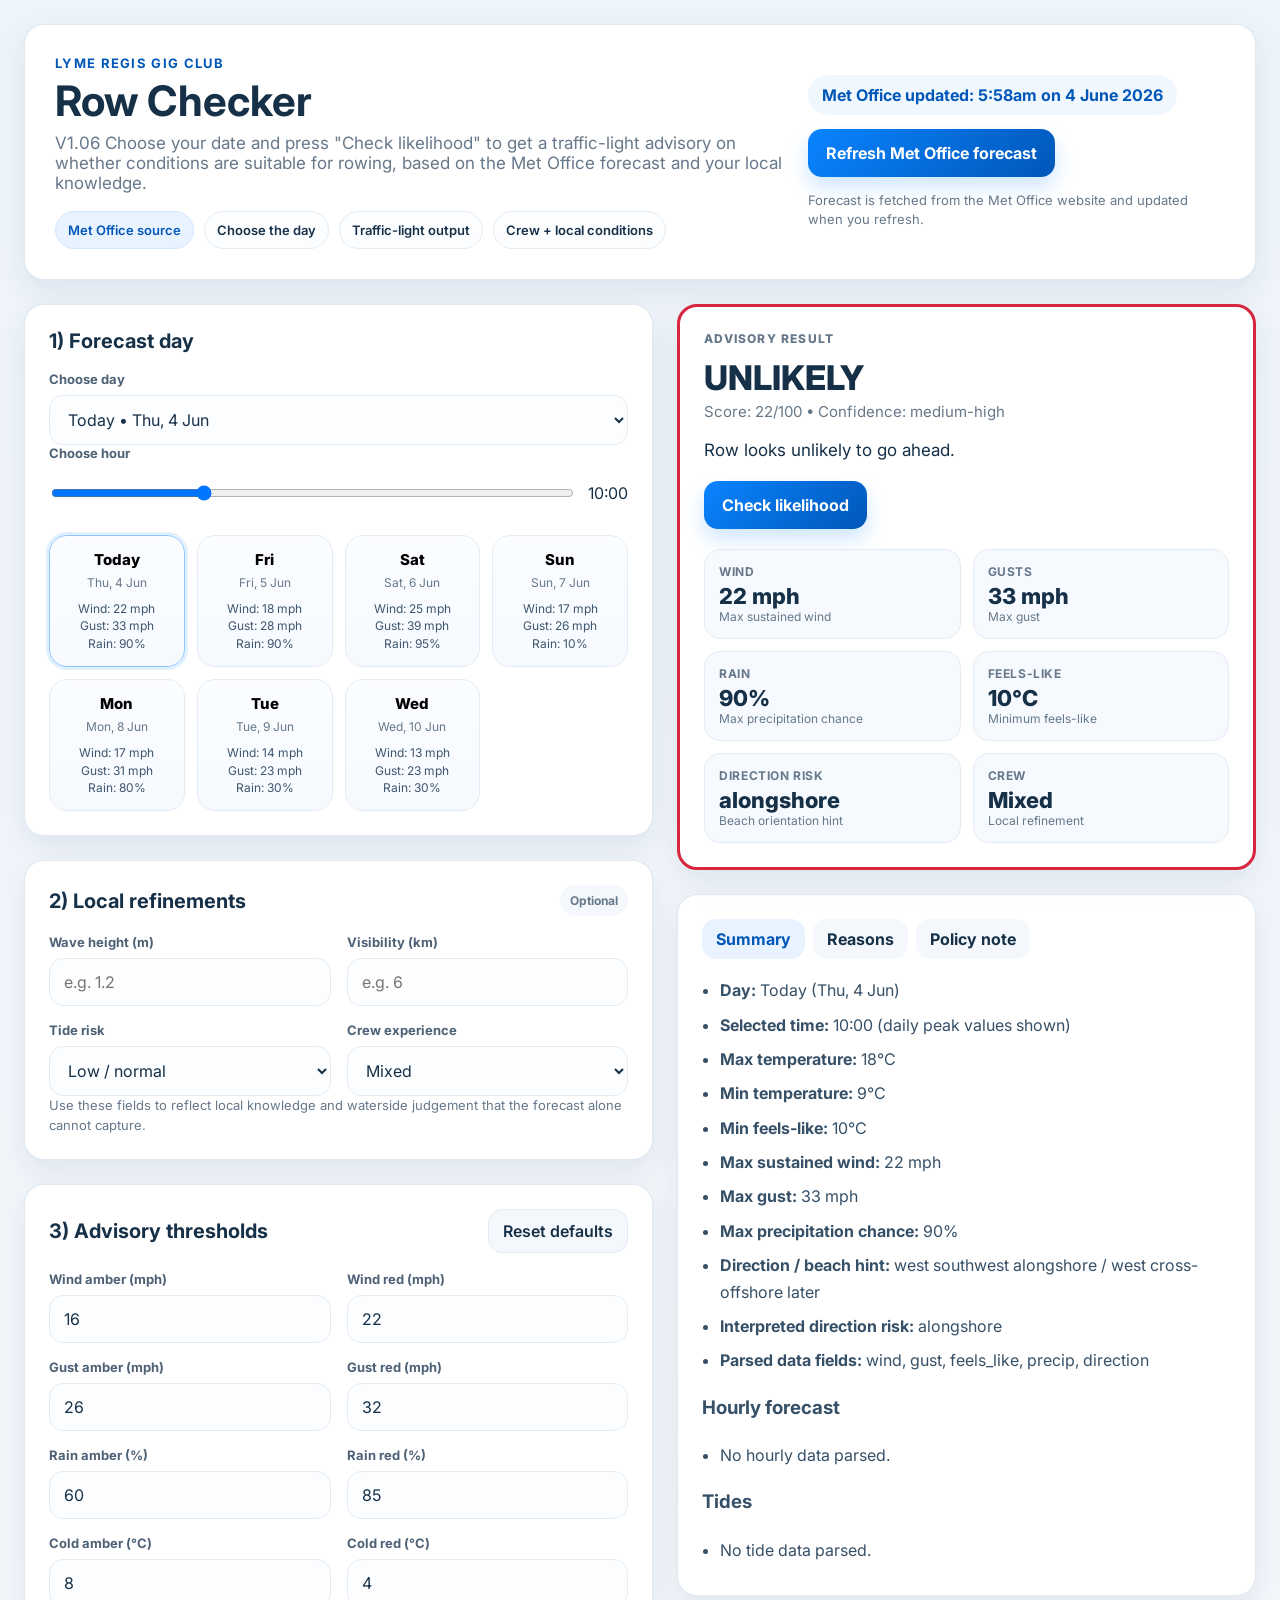
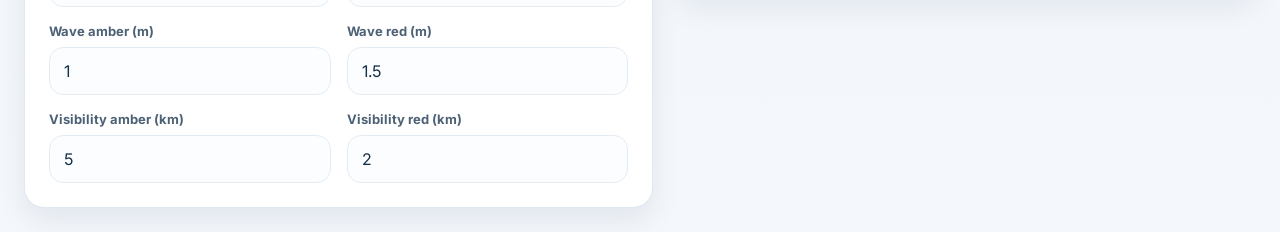
<file: index.html>
<!DOCTYPE html>
<html lang="en">
<head>
  <meta charset="UTF-8" />
  <meta name="viewport" content="width=device-width, initial-scale=1.0" />
  <title>Lyme Regis Row Checker</title>
  <link rel="preconnect" href="https://fonts.googleapis.com">
  <link rel="preconnect" href="https://fonts.gstatic.com" crossorigin>
  <link href="https://fonts.googleapis.com/css2?family=Inter:wght@400;500;600;700;800&display=swap" rel="stylesheet">
  <link rel="stylesheet" href="styles.css" />
</head>
<body>
  <div class="shell">
    <header class="hero card">
      <div>
        <div class="eyebrow">Lyme Regis Gig Club</div>
        <h1>Row Checker</h1>
        <p class="hero-copy">
          V1.06 Choose your date and press "Check likelihood" to get a traffic-light advisory on whether conditions are suitable for rowing, based on the Met Office forecast and your local knowledge.
        </p>
        <div class="hero-badges">
          <span class="badge badge-blue">Met Office source</span>
          <span class="badge">Choose the day</span>
          <span class="badge">Traffic-light output</span>
          <span class="badge">Crew + local conditions</span>
        </div>
      </div>
      <div class="hero-side">
        <div class="summary-chip" id="lastUpdatedChip">Forecast not loaded</div>
        <button class="primary-btn" id="refreshBtn">Refresh Met Office forecast</button>
        <div id="loadingIndicator" class="loading-indicator" style="display: none;">
          <span class="loading-spinner"></span>
          <span id="loadingText">Fetching forecast...</span>
        </div>
        <p class="tiny-note">Forecast is fetched from the Met Office website and updated when you refresh.</p>
      </div>
    </header>

    <main class="layout">
      <section class="left-column">
        <div class="card section-card">
          <div class="section-header">
            <h2>1) Forecast day</h2>
          </div>

          <label class="field-label" for="daySelect">Choose day</label>
          <select id="daySelect" class="field-input"></select>

          <div class="hour-selector">
            <label class="field-label" for="hourRange">Choose hour</label>
            <div class="hour-range-row">
              <input id="hourRange" class="field-input" type="range" min="7" max="18" value="10" step="1" />
              <span id="hourLabel">10:00</span>
            </div>
          </div>

          <div class="days-grid" id="daysGrid"></div>
        </div>

        <div class="card section-card">
          <div class="section-header">
            <h2>2) Local refinements</h2>
            <span class="helper-pill">Optional</span>
          </div>

          <div class="form-grid two-col">
            <div>
              <label class="field-label" for="waveInput">Wave height (m)</label>
              <input id="waveInput" class="field-input" type="number" step="0.1" placeholder="e.g. 1.2" />
            </div>
            <div>
              <label class="field-label" for="visibilityInput">Visibility (km)</label>
              <input id="visibilityInput" class="field-input" type="number" step="0.1" placeholder="e.g. 6" />
            </div>
            <div>
              <label class="field-label" for="tideRiskSelect">Tide risk</label>
              <select id="tideRiskSelect" class="field-input">
                <option value="0">Low / normal</option>
                <option value="1">Moderate concern</option>
                <option value="2">High concern</option>
              </select>
            </div>
            <div>
              <label class="field-label" for="crewExperienceSelect">Crew experience</label>
              <select id="crewExperienceSelect" class="field-input">
                <option value="mixed">Mixed</option>
                <option value="novice">Novice</option>
                <option value="experienced">Experienced</option>
              </select>
            </div>
          </div>

          <p class="support-text">
            Use these fields to reflect local knowledge and waterside judgement that the forecast alone cannot capture.
          </p>
        </div>

        <div class="card section-card">
          <div class="section-header">
            <h2>3) Advisory thresholds</h2>
            <button class="ghost-btn" id="resetThresholdsBtn">Reset defaults</button>
          </div>
          <div class="form-grid thresholds-grid">
            <div><label class="field-label">Wind amber (mph)</label><input class="field-input threshold" data-key="wind_amber" type="number" /></div>
            <div><label class="field-label">Wind red (mph)</label><input class="field-input threshold" data-key="wind_red" type="number" /></div>
            <div><label class="field-label">Gust amber (mph)</label><input class="field-input threshold" data-key="gust_amber" type="number" /></div>
            <div><label class="field-label">Gust red (mph)</label><input class="field-input threshold" data-key="gust_red" type="number" /></div>
            <div><label class="field-label">Rain amber (%)</label><input class="field-input threshold" data-key="rain_amber" type="number" /></div>
            <div><label class="field-label">Rain red (%)</label><input class="field-input threshold" data-key="rain_red" type="number" /></div>
            <div><label class="field-label">Cold amber (°C)</label><input class="field-input threshold" data-key="cold_amber" type="number" /></div>
            <div><label class="field-label">Cold red (°C)</label><input class="field-input threshold" data-key="cold_red" type="number" /></div>
            <div><label class="field-label">Wave amber (m)</label><input class="field-input threshold" data-key="wave_amber" type="number" step="0.1" /></div>
            <div><label class="field-label">Wave red (m)</label><input class="field-input threshold" data-key="wave_red" type="number" step="0.1" /></div>
            <div><label class="field-label">Visibility amber (km)</label><input class="field-input threshold" data-key="visibility_amber" type="number" step="0.1" /></div>
            <div><label class="field-label">Visibility red (km)</label><input class="field-input threshold" data-key="visibility_red" type="number" step="0.1" /></div>
          </div>
        </div>
      </section>

      <section class="right-column">
        <div class="card result-card" id="resultCard">
          <div class="result-topline">Advisory result</div>
          <div class="result-band" id="resultBand">No result yet</div>
          <div class="result-score" id="resultScore">Load forecast data to begin</div>
          <p class="result-headline" id="resultHeadline">This tool is advisory only and should support, not replace, the first cox/s decision.</p>

          <div class="result-actions">
            <button class="primary-btn" id="checkBtn">Check likelihood</button>
          </div>

          <div class="metrics-grid" id="metricsGrid"></div>
        </div>

        <div class="card detail-card">
          <div class="detail-tabs">
            <button class="tab-btn active" data-tab="summary">Summary</button>
            <button class="tab-btn" data-tab="reasons">Reasons</button>
            <button class="tab-btn" data-tab="policy">Policy note</button>
          </div>

          <div class="tab-panel active" id="tab-summary"></div>
          <div class="tab-panel" id="tab-reasons"></div>
          <div class="tab-panel" id="tab-policy"></div>
        </div>
      </section>
    </main>
  </div>

  <script src="app.js"></script>
</body>
</html>
</file>
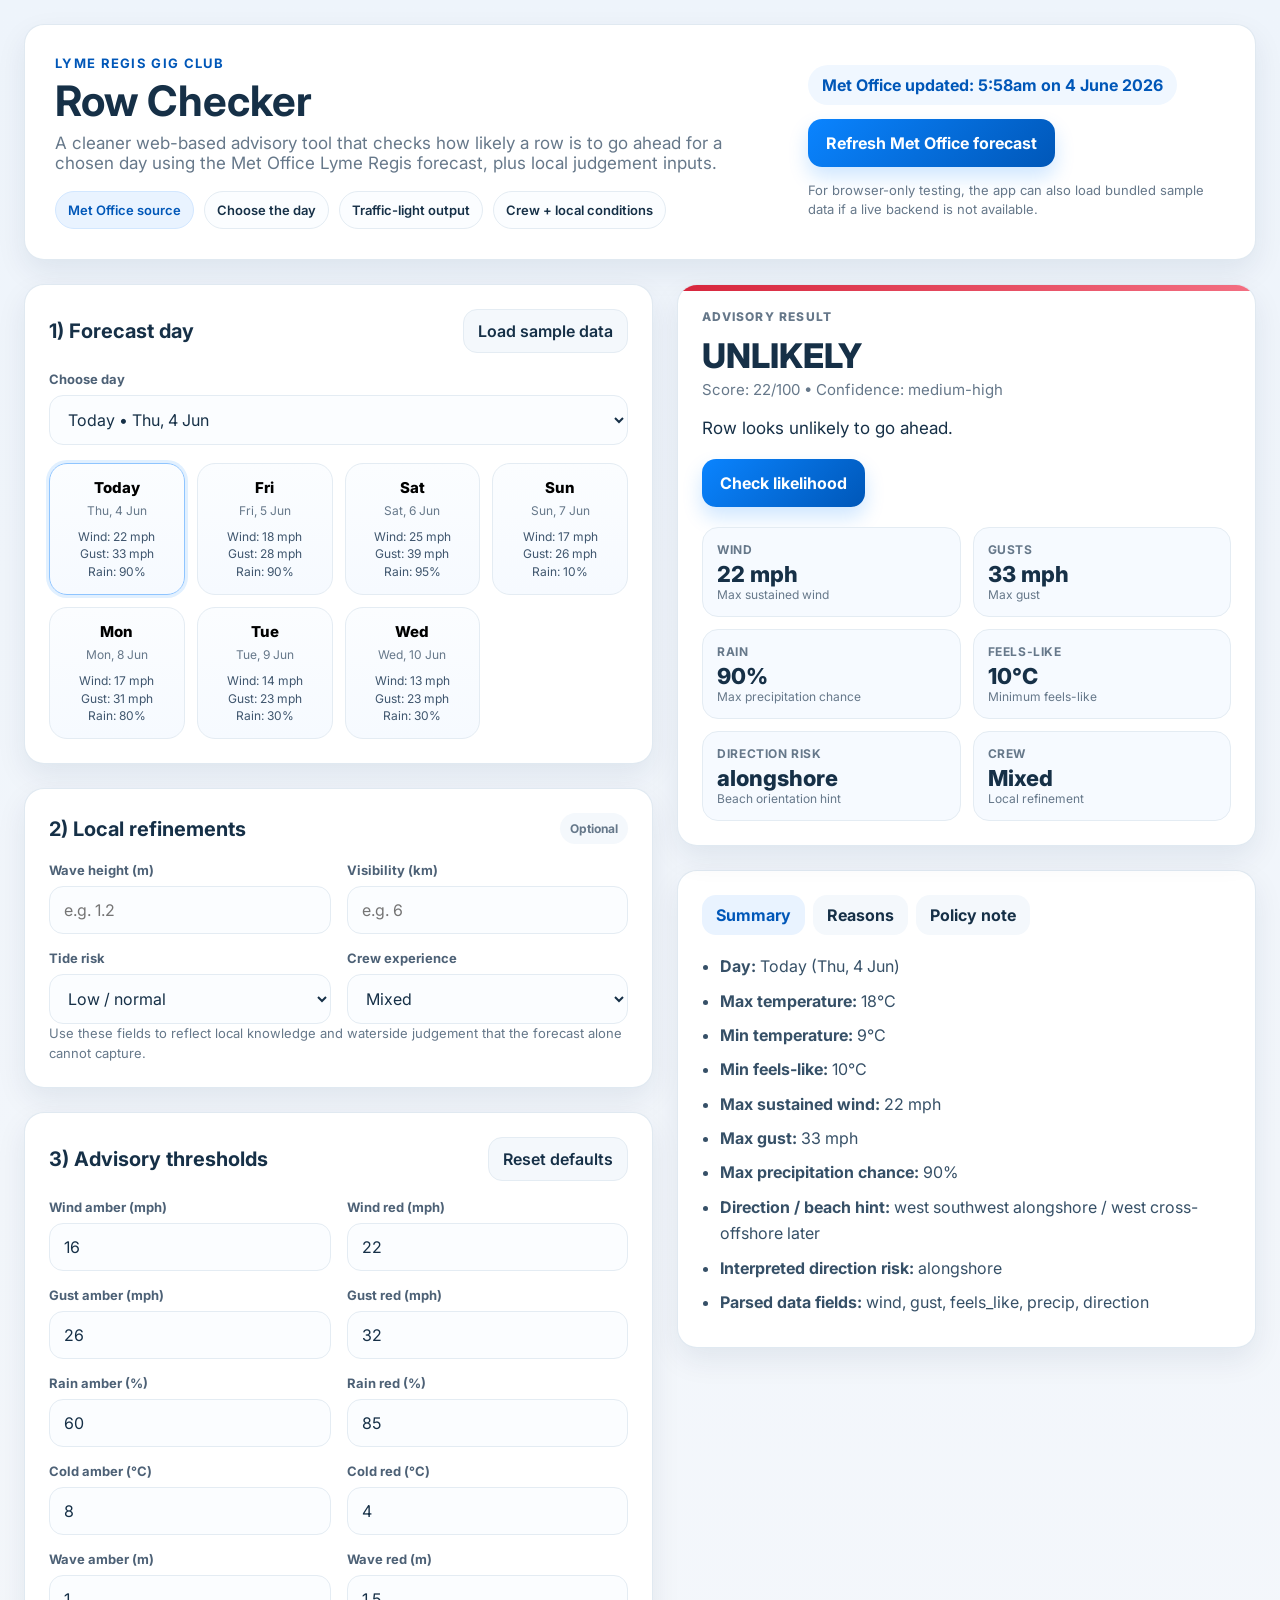
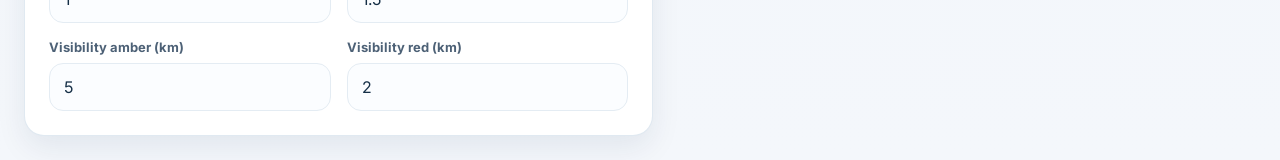
<file: Public/index.html>
<!DOCTYPE html>
<html lang="en">
<head>
  <meta charset="UTF-8" />
  <meta name="viewport" content="width=device-width, initial-scale=1.0" />
  <title>Lyme Regis Row Checker</title>
  <link rel="preconnect" href="https://fonts.googleapis.com">
  <link rel="preconnect" href="https://fonts.gstatic.com" crossorigin>
  <link href="https://fonts.googleapis.com/css2?family=Inter:wght@400;500;600;700;800&display=swap" rel="stylesheet">
  <link rel="stylesheet" href="styles.css" />
</head>
<body>
  <div class="shell">
    <header class="hero card">
      <div>
        <div class="eyebrow">Lyme Regis Gig Club</div>
        <h1>Row Checker</h1>
        <p class="hero-copy">
          A cleaner web-based advisory tool that checks how likely a row is to go ahead for a chosen day using the Met Office Lyme Regis forecast, plus local judgement inputs.
        </p>
        <div class="hero-badges">
          <span class="badge badge-blue">Met Office source</span>
          <span class="badge">Choose the day</span>
          <span class="badge">Traffic-light output</span>
          <span class="badge">Crew + local conditions</span>
        </div>
      </div>
      <div class="hero-side">
        <div class="summary-chip" id="lastUpdatedChip">Forecast not loaded</div>
        <button class="primary-btn" id="refreshBtn">Refresh Met Office forecast</button>
        <p class="tiny-note">For browser-only testing, the app can also load bundled sample data if a live backend is not available.</p>
      </div>
    </header>

    <main class="layout">
      <section class="left-column">
        <div class="card section-card">
          <div class="section-header">
            <h2>1) Forecast day</h2>
            <button class="ghost-btn" id="loadSampleBtn">Load sample data</button>
          </div>

          <label class="field-label" for="daySelect">Choose day</label>
          <select id="daySelect" class="field-input"></select>

          <div class="days-grid" id="daysGrid"></div>
        </div>

        <div class="card section-card">
          <div class="section-header">
            <h2>2) Local refinements</h2>
            <span class="helper-pill">Optional</span>
          </div>

          <div class="form-grid two-col">
            <div>
              <label class="field-label" for="waveInput">Wave height (m)</label>
              <input id="waveInput" class="field-input" type="number" step="0.1" placeholder="e.g. 1.2" />
            </div>
            <div>
              <label class="field-label" for="visibilityInput">Visibility (km)</label>
              <input id="visibilityInput" class="field-input" type="number" step="0.1" placeholder="e.g. 6" />
            </div>
            <div>
              <label class="field-label" for="tideRiskSelect">Tide risk</label>
              <select id="tideRiskSelect" class="field-input">
                <option value="0">Low / normal</option>
                <option value="1">Moderate concern</option>
                <option value="2">High concern</option>
              </select>
            </div>
            <div>
              <label class="field-label" for="crewExperienceSelect">Crew experience</label>
              <select id="crewExperienceSelect" class="field-input">
                <option value="mixed">Mixed</option>
                <option value="novice">Novice</option>
                <option value="experienced">Experienced</option>
              </select>
            </div>
          </div>

          <p class="support-text">
            Use these fields to reflect local knowledge and waterside judgement that the forecast alone cannot capture.
          </p>
        </div>

        <div class="card section-card">
          <div class="section-header">
            <h2>3) Advisory thresholds</h2>
            <button class="ghost-btn" id="resetThresholdsBtn">Reset defaults</button>
          </div>
          <div class="form-grid thresholds-grid">
            <div><label class="field-label">Wind amber (mph)</label><input class="field-input threshold" data-key="wind_amber" type="number" /></div>
            <div><label class="field-label">Wind red (mph)</label><input class="field-input threshold" data-key="wind_red" type="number" /></div>
            <div><label class="field-label">Gust amber (mph)</label><input class="field-input threshold" data-key="gust_amber" type="number" /></div>
            <div><label class="field-label">Gust red (mph)</label><input class="field-input threshold" data-key="gust_red" type="number" /></div>
            <div><label class="field-label">Rain amber (%)</label><input class="field-input threshold" data-key="rain_amber" type="number" /></div>
            <div><label class="field-label">Rain red (%)</label><input class="field-input threshold" data-key="rain_red" type="number" /></div>
            <div><label class="field-label">Cold amber (°C)</label><input class="field-input threshold" data-key="cold_amber" type="number" /></div>
            <div><label class="field-label">Cold red (°C)</label><input class="field-input threshold" data-key="cold_red" type="number" /></div>
            <div><label class="field-label">Wave amber (m)</label><input class="field-input threshold" data-key="wave_amber" type="number" step="0.1" /></div>
            <div><label class="field-label">Wave red (m)</label><input class="field-input threshold" data-key="wave_red" type="number" step="0.1" /></div>
            <div><label class="field-label">Visibility amber (km)</label><input class="field-input threshold" data-key="visibility_amber" type="number" step="0.1" /></div>
            <div><label class="field-label">Visibility red (km)</label><input class="field-input threshold" data-key="visibility_red" type="number" step="0.1" /></div>
          </div>
        </div>
      </section>

      <section class="right-column">
        <div class="card result-card" id="resultCard">
          <div class="result-topline">Advisory result</div>
          <div class="result-band" id="resultBand">No result yet</div>
          <div class="result-score" id="resultScore">Load forecast data to begin</div>
          <p class="result-headline" id="resultHeadline">This tool is advisory only and should support, not replace, the first cox/s decision.</p>

          <div class="result-actions">
            <button class="primary-btn" id="checkBtn">Check likelihood</button>
          </div>

          <div class="metrics-grid" id="metricsGrid"></div>
        </div>

        <div class="card detail-card">
          <div class="detail-tabs">
            <button class="tab-btn active" data-tab="summary">Summary</button>
            <button class="tab-btn" data-tab="reasons">Reasons</button>
            <button class="tab-btn" data-tab="policy">Policy note</button>
          </div>

          <div class="tab-panel active" id="tab-summary"></div>
          <div class="tab-panel" id="tab-reasons"></div>
          <div class="tab-panel" id="tab-policy"></div>
        </div>
      </section>
    </main>
  </div>

  <script src="app.js"></script>
</body>
</html>
</file>
<file: styles.css>
:root {
  --bg: #f4f7fb;
  --card: #ffffff;
  --text: #163047;
  --muted: #66788a;
  --line: #e4ecf3;
  --primary: #0a84ff;
  --primary-dark: #0057b8;
  --success: #198754;
  --warning: #ff9800;
  --danger: #d7263d;
  --shadow: 0 12px 30px rgba(15, 43, 78, 0.08);
  --radius: 20px;
}
* { box-sizing: border-box; }
html, body { margin: 0; padding: 0; background: linear-gradient(180deg, #eef4fb 0%, var(--bg) 100%); color: var(--text); font-family: Inter, system-ui, sans-serif; }
body { min-height: 100vh; }
button, input, select { font: inherit; }
.shell { max-width: 1440px; margin: 0 auto; padding: 24px; }
.card { background: var(--card); border: 1px solid rgba(221,231,240,0.9); border-radius: var(--radius); box-shadow: var(--shadow); }
.hero { display: grid; grid-template-columns: 1.4fr 0.8fr; gap: 24px; padding: 30px; align-items: start; margin-bottom: 24px; }
.eyebrow { color: var(--primary-dark); font-weight: 700; font-size: 13px; text-transform: uppercase; letter-spacing: .1em; }
.hero h1 { margin: 8px 0 10px; font-size: 42px; line-height: 1.05; }
.hero-copy { margin: 0 0 18px; color: var(--muted); font-size: 17px; max-width: 850px; }
.hero-badges { display: flex; gap: 10px; flex-wrap: wrap; }
.badge { padding: 10px 12px; border: 1px solid var(--line); border-radius: 999px; font-size: 13px; font-weight: 600; color: var(--text); background: #fbfdff; }
.badge-blue { background: #e9f3ff; color: var(--primary-dark); border-color: #d2e7ff; }
.hero-side { display: flex; flex-direction: column; gap: 14px; align-items: flex-start; justify-content: center; min-height: 100%; }
.summary-chip { padding: 10px 14px; border-radius: 999px; background: #f0f7ff; color: var(--primary-dark); font-weight: 700; }
.loading-indicator { display: flex; align-items: center; gap: 12px; padding: 12px 14px; border-radius: 14px; background: #e9f3ff; color: var(--primary-dark); font-weight: 600; font-size: 14px; }
.loading-spinner { display: inline-block; width: 16px; height: 16px; border: 2px solid rgba(10,132,255,.2); border-top-color: var(--primary-dark); border-radius: 50%; animation: spin 0.8s linear infinite; }
@keyframes spin { from { transform: rotate(0deg); } to { transform: rotate(360deg); } }
.primary-btn, .ghost-btn, .tab-btn {
  border: none; border-radius: 14px; cursor: pointer; transition: transform .15s ease, box-shadow .15s ease, background .15s ease;
}
.primary-btn { background: linear-gradient(135deg, var(--primary), var(--primary-dark)); color: white; padding: 14px 18px; font-weight: 700; box-shadow: 0 10px 20px rgba(10,132,255,.2); }
.primary-btn:hover, .ghost-btn:hover, .tab-btn:hover { transform: translateY(-1px); }
.ghost-btn { background: #f4f8fc; color: var(--text); padding: 11px 14px; border: 1px solid var(--line); font-weight: 600; }
.tiny-note, .support-text { color: var(--muted); font-size: 13px; line-height: 1.5; margin: 0; }
.layout { display: grid; grid-template-columns: 1fr 0.92fr; gap: 24px; }
.left-column, .right-column { display: flex; flex-direction: column; gap: 24px; }
.section-card, .result-card, .detail-card { padding: 24px; }
.section-header { display: flex; justify-content: space-between; gap: 12px; align-items: center; margin-bottom: 18px; }
.section-header h2 { margin: 0; font-size: 20px; }
.helper-pill { background: #f4f8fc; color: var(--muted); border-radius: 999px; padding: 8px 10px; font-size: 12px; font-weight: 700; }
.field-label { display: block; margin-bottom: 8px; font-size: 13px; font-weight: 700; color: #4d6176; }
.field-input { width: 100%; padding: 13px 14px; border-radius: 14px; border: 1px solid var(--line); background: #fbfdff; color: var(--text); }
.field-input:focus { outline: 3px solid rgba(10,132,255,.12); border-color: #b6d8ff; }
.form-grid { display: grid; gap: 16px; }
.hour-range-row { display: flex; align-items: center; gap: 12px; }
.hour-range-row input[type="range"] { flex: 1; }
.form-grid.two-col { grid-template-columns: repeat(2, minmax(0, 1fr)); }
.thresholds-grid { grid-template-columns: repeat(2, minmax(0, 1fr)); }
.days-grid { display: grid; grid-template-columns: repeat(4, minmax(0, 1fr)); gap: 12px; margin-top: 18px; }
.day-card {
  padding: 14px; border-radius: 18px; border: 1px solid var(--line); background: linear-gradient(180deg, #fbfdff 0%, #f6faff 100%);
  cursor: pointer; transition: all .15s ease; min-height: 108px;
}
.day-card.active { border-color: #8fc5ff; box-shadow: 0 0 0 3px rgba(10,132,255,.12); }
.day-label { font-weight: 800; font-size: 15px; margin-bottom: 6px; }
.day-date { font-size: 12px; color: var(--muted); margin-bottom: 10px; }
.day-mini { font-size: 12px; color: #3f566e; line-height: 1.45; }
.result-card {
  position: relative !important;
  z-index: 0 !important;
  overflow: visible !important;
  border: 3px solid rgba(221,231,240,0.9);
  background-clip: padding-box;
}
.result-card::before {
  display: none !important;
  content: none !important;
}
.result-card.status-likely { border-color: #27ae60; }
.result-card.status-marginal { border-color: #ff9800; }
.result-card.status-unlikely { border-color: #d7263d; }
.result-topline { color: var(--muted); text-transform: uppercase; font-size: 12px; letter-spacing: .1em; font-weight: 800; }
.result-band { margin-top: 14px; font-weight: 800; font-size: 34px; line-height: 1.05; }
.result-score { margin-top: 6px; color: var(--muted); font-size: 15px; }
.result-headline { margin: 16px 0 18px; font-size: 17px; line-height: 1.55; }
.result-actions { margin-bottom: 20px; }
.metrics-grid { display: grid; grid-template-columns: repeat(2, minmax(0, 1fr)); gap: 12px; }
.metric {
  background: #f6faff; border: 1px solid var(--line); border-radius: 16px; padding: 14px;
}
.metric-label { color: var(--muted); font-size: 12px; margin-bottom: 4px; font-weight: 700; text-transform: uppercase; letter-spacing: .05em; }
.metric-value { font-size: 22px; font-weight: 800; }
.metric-sub { font-size: 12px; color: var(--muted); }
.detail-tabs { display: flex; gap: 8px; margin-bottom: 18px; flex-wrap: wrap; }
.tab-btn { background: #f4f8fc; color: var(--text); padding: 10px 14px; font-weight: 700; }
.tab-btn.active { background: #e9f3ff; color: var(--primary-dark); }
.tab-panel { display: none; color: #365067; line-height: 1.65; }
.tab-panel.active { display: block; }
.info-list { margin: 0; padding-left: 18px; }
.info-list li { margin-bottom: 8px; }
.reasons-block { margin-bottom: 18px; }
.reasons-block h3 { margin: 0 0 10px; font-size: 16px; }
.reasons-block ul { margin: 0; padding-left: 18px; }
.reasons-block li { margin-bottom: 8px; }
.policy-note { background: #f8fbff; border: 1px solid var(--line); padding: 16px; border-radius: 16px; }
@media (max-width: 1160px) {
  .layout { grid-template-columns: 1fr; }
  .hero { grid-template-columns: 1fr; }
}
@media (max-width: 740px) {
  .shell { padding: 14px; }
  .hero { padding: 20px; }
  .hero h1 { font-size: 32px; }
  .form-grid.two-col, .thresholds-grid, .days-grid, .metrics-grid { grid-template-columns: 1fr; }
}
</file>
<file: Public/styles.css>
:root {
  --bg: #f4f7fb;
  --card: #ffffff;
  --text: #163047;
  --muted: #66788a;
  --line: #e4ecf3;
  --primary: #0a84ff;
  --primary-dark: #0057b8;
  --success: #198754;
  --warning: #ff9800;
  --danger: #d7263d;
  --shadow: 0 12px 30px rgba(15, 43, 78, 0.08);
  --radius: 20px;
}
* { box-sizing: border-box; }
html, body { margin: 0; padding: 0; background: linear-gradient(180deg, #eef4fb 0%, var(--bg) 100%); color: var(--text); font-family: Inter, system-ui, sans-serif; }
body { min-height: 100vh; }
button, input, select { font: inherit; }
.shell { max-width: 1440px; margin: 0 auto; padding: 24px; }
.card { background: var(--card); border: 1px solid rgba(221,231,240,0.9); border-radius: var(--radius); box-shadow: var(--shadow); }
.hero { display: grid; grid-template-columns: 1.4fr 0.8fr; gap: 24px; padding: 30px; align-items: start; margin-bottom: 24px; }
.eyebrow { color: var(--primary-dark); font-weight: 700; font-size: 13px; text-transform: uppercase; letter-spacing: .1em; }
.hero h1 { margin: 8px 0 10px; font-size: 42px; line-height: 1.05; }
.hero-copy { margin: 0 0 18px; color: var(--muted); font-size: 17px; max-width: 850px; }
.hero-badges { display: flex; gap: 10px; flex-wrap: wrap; }
.badge { padding: 10px 12px; border: 1px solid var(--line); border-radius: 999px; font-size: 13px; font-weight: 600; color: var(--text); background: #fbfdff; }
.badge-blue { background: #e9f3ff; color: var(--primary-dark); border-color: #d2e7ff; }
.hero-side { display: flex; flex-direction: column; gap: 14px; align-items: flex-start; justify-content: center; min-height: 100%; }
.summary-chip { padding: 10px 14px; border-radius: 999px; background: #f0f7ff; color: var(--primary-dark); font-weight: 700; }
.primary-btn, .ghost-btn, .tab-btn {
  border: none; border-radius: 14px; cursor: pointer; transition: transform .15s ease, box-shadow .15s ease, background .15s ease;
}
.primary-btn { background: linear-gradient(135deg, var(--primary), var(--primary-dark)); color: white; padding: 14px 18px; font-weight: 700; box-shadow: 0 10px 20px rgba(10,132,255,.2); }
.primary-btn:hover, .ghost-btn:hover, .tab-btn:hover { transform: translateY(-1px); }
.ghost-btn { background: #f4f8fc; color: var(--text); padding: 11px 14px; border: 1px solid var(--line); font-weight: 600; }
.tiny-note, .support-text { color: var(--muted); font-size: 13px; line-height: 1.5; margin: 0; }
.layout { display: grid; grid-template-columns: 1fr 0.92fr; gap: 24px; }
.left-column, .right-column { display: flex; flex-direction: column; gap: 24px; }
.section-card, .result-card, .detail-card { padding: 24px; }
.section-header { display: flex; justify-content: space-between; gap: 12px; align-items: center; margin-bottom: 18px; }
.section-header h2 { margin: 0; font-size: 20px; }
.helper-pill { background: #f4f8fc; color: var(--muted); border-radius: 999px; padding: 8px 10px; font-size: 12px; font-weight: 700; }
.field-label { display: block; margin-bottom: 8px; font-size: 13px; font-weight: 700; color: #4d6176; }
.field-input { width: 100%; padding: 13px 14px; border-radius: 14px; border: 1px solid var(--line); background: #fbfdff; color: var(--text); }
.field-input:focus { outline: 3px solid rgba(10,132,255,.12); border-color: #b6d8ff; }
.form-grid { display: grid; gap: 16px; }
.form-grid.two-col { grid-template-columns: repeat(2, minmax(0, 1fr)); }
.thresholds-grid { grid-template-columns: repeat(2, minmax(0, 1fr)); }
.days-grid { display: grid; grid-template-columns: repeat(4, minmax(0, 1fr)); gap: 12px; margin-top: 18px; }
.day-card {
  padding: 14px; border-radius: 18px; border: 1px solid var(--line); background: linear-gradient(180deg, #fbfdff 0%, #f6faff 100%);
  cursor: pointer; transition: all .15s ease; min-height: 108px;
}
.day-card.active { border-color: #8fc5ff; box-shadow: 0 0 0 3px rgba(10,132,255,.12); }
.day-label { font-weight: 800; font-size: 15px; margin-bottom: 6px; }
.day-date { font-size: 12px; color: var(--muted); margin-bottom: 10px; }
.day-mini { font-size: 12px; color: #3f566e; line-height: 1.45; }
.result-card { position: sticky; top: 18px; overflow: hidden; }
.result-card::before {
  content: ''; position: absolute; inset: 0 0 auto 0; height: 6px; background: linear-gradient(90deg, #bccad6 0%, #bccad6 100%);
}
.result-card.status-likely::before { background: linear-gradient(90deg, #27ae60 0%, #6ed398 100%); }
.result-card.status-marginal::before { background: linear-gradient(90deg, #ff9800 0%, #ffc165 100%); }
.result-card.status-unlikely::before { background: linear-gradient(90deg, #d7263d 0%, #f36f82 100%); }
.result-topline { color: var(--muted); text-transform: uppercase; font-size: 12px; letter-spacing: .1em; font-weight: 800; }
.result-band { margin-top: 14px; font-weight: 800; font-size: 34px; line-height: 1.05; }
.result-score { margin-top: 6px; color: var(--muted); font-size: 15px; }
.result-headline { margin: 16px 0 18px; font-size: 17px; line-height: 1.55; }
.result-actions { margin-bottom: 20px; }
.metrics-grid { display: grid; grid-template-columns: repeat(2, minmax(0, 1fr)); gap: 12px; }
.metric {
  background: #f6faff; border: 1px solid var(--line); border-radius: 16px; padding: 14px;
}
.metric-label { color: var(--muted); font-size: 12px; margin-bottom: 4px; font-weight: 700; text-transform: uppercase; letter-spacing: .05em; }
.metric-value { font-size: 22px; font-weight: 800; }
.metric-sub { font-size: 12px; color: var(--muted); }
.detail-tabs { display: flex; gap: 8px; margin-bottom: 18px; flex-wrap: wrap; }
.tab-btn { background: #f4f8fc; color: var(--text); padding: 10px 14px; font-weight: 700; }
.tab-btn.active { background: #e9f3ff; color: var(--primary-dark); }
.tab-panel { display: none; color: #365067; line-height: 1.65; }
.tab-panel.active { display: block; }
.info-list { margin: 0; padding-left: 18px; }
.info-list li { margin-bottom: 8px; }
.reasons-block { margin-bottom: 18px; }
.reasons-block h3 { margin: 0 0 10px; font-size: 16px; }
.reasons-block ul { margin: 0; padding-left: 18px; }
.reasons-block li { margin-bottom: 8px; }
.policy-note { background: #f8fbff; border: 1px solid var(--line); padding: 16px; border-radius: 16px; }
@media (max-width: 1160px) {
  .layout { grid-template-columns: 1fr; }
  .hero { grid-template-columns: 1fr; }
  .result-card { position: static; }
}
@media (max-width: 740px) {
  .shell { padding: 14px; }
  .hero { padding: 20px; }
  .hero h1 { font-size: 32px; }
  .form-grid.two-col, .thresholds-grid, .days-grid, .metrics-grid { grid-template-columns: 1fr; }
}
</file>
